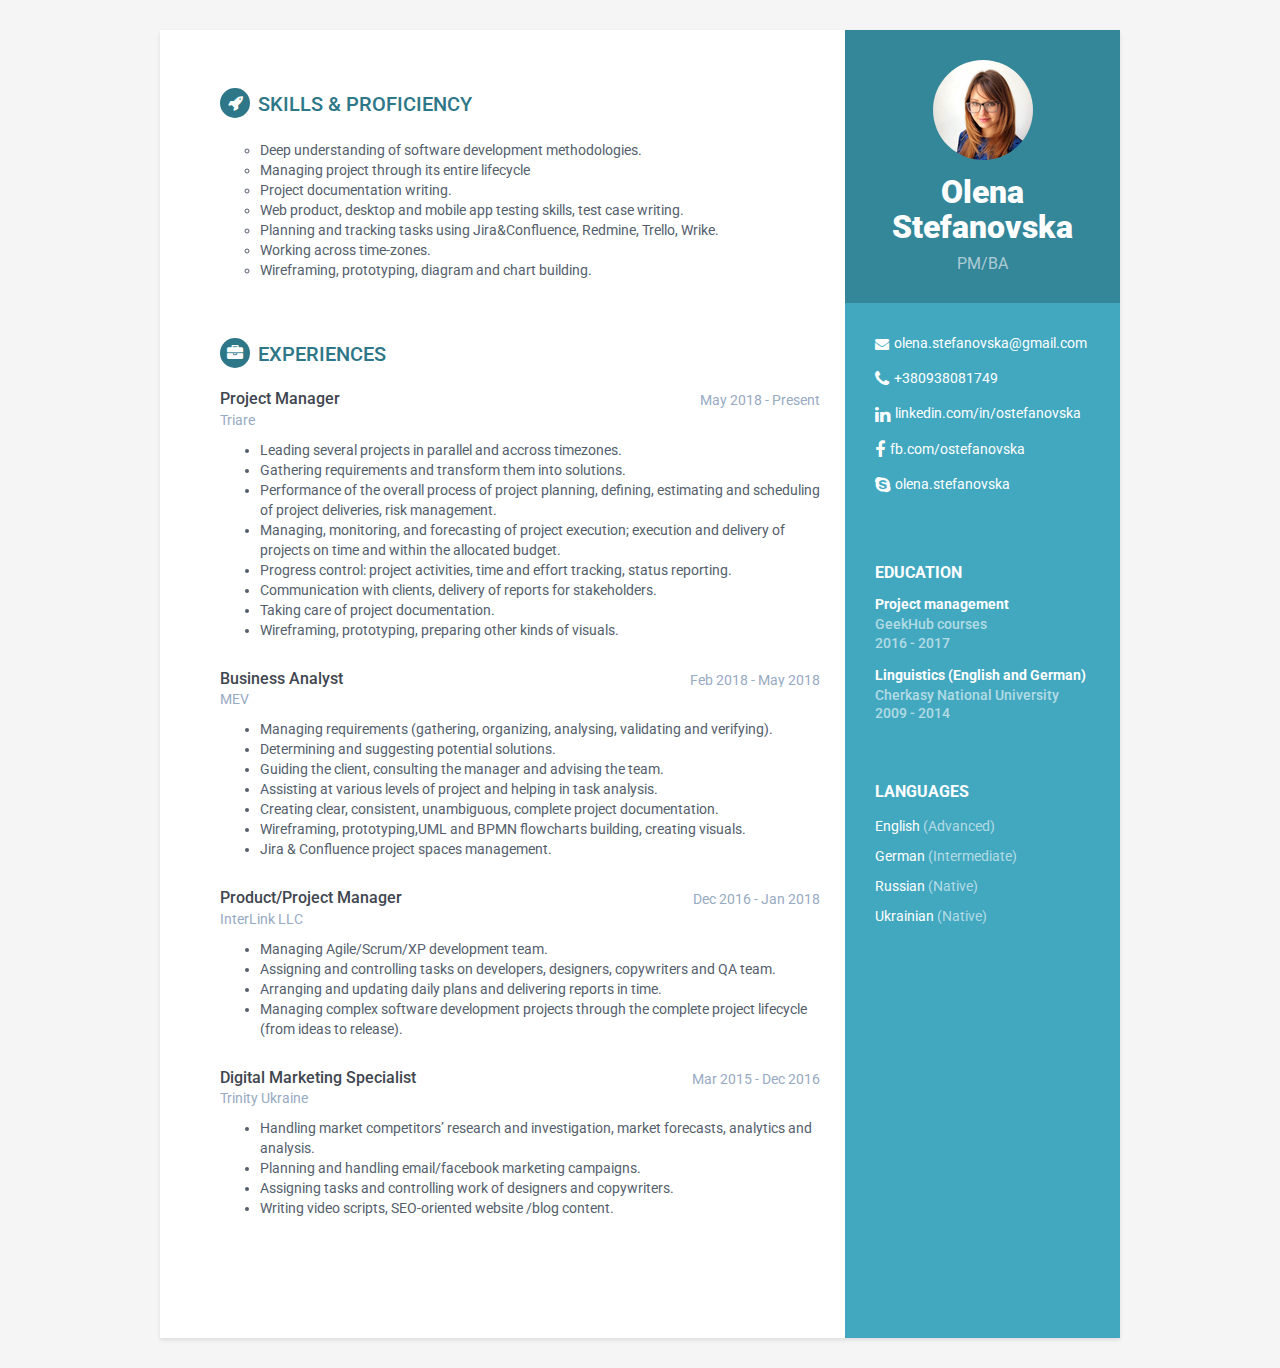
<file: index.html>
<!DOCTYPE html>


<html lang="en">

<head>
    <meta name="generator" content="Hugo 0.37.1"/>
    <title></title>

    <meta charset="utf-8">
    <meta http-equiv="X-UA-Compatible" content="IE=edge">
    <meta name="viewport" content="width=device-width, initial-scale=1.0">
    <meta name="description" content="">
    <meta name="author" content="">
    <link rel="shortcut icon" href="favicon.ico">
    <link href='https://fonts.googleapis.com/css?family=Roboto:400,500,400italic,300italic,300,500italic,700,700italic,900,900italic'
          rel='stylesheet' type='text/css'>

    <link rel="stylesheet" href="assets/plugins/bootstrap/css/bootstrap.min.css">

    <link rel="stylesheet" href="assets/plugins/font-awesome/css/font-awesome.css">


    <link id="theme-style" rel="stylesheet" href="assets/css/styles.css">


    <script>
        window.ga = window.ga || function () {
            (ga.q = ga.q || []).push(arguments)
        };
        ga.l = +new Date;
        ga('create', 'UA-XXXXXXX-Y', 'auto');
        ga('send', 'pageview');
    </script>
    <script async src='//www.google-analytics.com/analytics.js'></script>


</head>

<body>
<div class="wrapper">

    <div class="sidebar-wrapper">

        <div class="profile-container">
            <img class="profile img-circle" src="assets/images/profile.png" alt=""/>
            <h1 class="name">Olena Stefanovska</h1>
            <h3 class="tagline">PM/BA</h3>
        </div>


        <div class="contact-container container-block">
            <ul class="list-unstyled contact-list">

                <li class="email"><i class="fa fa-envelope"></i><a href="mailto:%20olena.stefanovska@gmail.com">olena.stefanovska@gmail.com</a>
                </li>

                <li class="phone"><i class="fa fa-phone"></i><a href="#ZgotmplZ">&#43;380938081749</a></li>

                <li class="linkedin"><i class="fa fa-linkedin"></i><a href="//linkedin.com/in/ostefanovska/">linkedin.com/in/ostefanovska</a>
                </li>

                <li class="linkedin"><i class="fa fa-facebook"></i><a
                        href="//fb.com/ostefanovska">fb.com/ostefanovska</a></li>

                <li class="linkedin"><i class="fa fa-skype"></i><a href="olena.stefanovska">olena.stefanovska</a></li>

            </ul>
        </div>


        <div class="education-container container-block">
            <h2 class="container-block-title">Education</h2>

            <div class="item">
                <h4 class="degree">Project management</h4>
                <h5 class="meta">GeekHub courses</h5>
                <div class="time">2016 - 2017</div>
            </div>

            <div class="item">
                <h4 class="degree">Linguistics (English and German)</h4>
                <h5 class="meta">Cherkasy National University</h5>
                <div class="time">2009 - 2014</div>
            </div>

        </div>


        <div class="language-container container-block">
            <h2 class="container-block-title">Languages</h2>
            <ul class="list-unstyled interests-list">

                <li>English <span class="lang-desc">(Advanced)</span></li>

                <li>German <span class="lang-desc">(Intermediate)</span></li>

                <li>Russian <span class="lang-desc">(Native)</span></li>

                <li>Ukrainian <span class="lang-desc">(Native)</span></li>

            </ul>
        </div>

    </div>


    <div class="main-wrapper">


        <section class="skills-section section">
            <h2 class="section-title"><i class="fa fa-rocket"></i>Skills &amp; Proficiency</h2>

            <ul class="skillset" style="list-style-type: circle;">

                <li>
                    Deep understanding of software development methodologies.
                </li>

                <li>
                    Managing project through its entire lifecycle
                </li>

                <li>
                    Project documentation writing.
                </li>

                <li>
                    Web product, desktop and mobile app testing skills, test case writing.
                </li>

                <li>
                    Planning and tracking tasks using Jira&amp;Confluence, Redmine, Trello, Wrike.
                </li>

                <li>
                    Working across time-zones.
                </li>

                <li>
                    Wireframing, prototyping, diagram and chart building.
                </li>

            </ul>
        </section>

        <section class="section experiences-section">
            <h2 class="section-title"><i class="fa fa-briefcase"></i>Experiences</h2>


            <div class="item">
                <div class="meta">
                    <div class="upper-row">
                        <h3 class="job-title">Project Manager</h3>
                        <div class="time">May 2018 - Present</div>
                    </div>
                    <div class="company">Triare</div>
                </div>
                <div class="details">

                    <ul>
                        <li>Leading several projects in parallel and accross timezones.</li>
                        <li>Gathering requirements and transform them into solutions.</li>
                        <li>Performance of the overall process of project planning, defining, estimating and scheduling of project deliveries, risk management.</li>
                        <li>Managing, monitoring, and forecasting of project execution; execution and delivery of projects on time and within the allocated budget.</li>
                        <li>Progress control: project activities, time and effort tracking, status reporting.</li>
                        <li>Communication with clients, delivery of reports for stakeholders.</li>
                        <li>Taking care of project documentation.</li>
                        <li>Wireframing, prototyping, preparing other kinds of visuals.
                        
                    </ul>
                </div>
            </div>

            <div class="item">
                <div class="meta">
                    <div class="upper-row">
                        <h3 class="job-title">Business Analyst</h3>
                        <div class="time">Feb 2018 - May 2018</div>
                    </div>
                    <div class="company">MEV</div>
                </div>
                <div class="details">

                    <ul>
                        <li>Managing requirements (gathering, organizing, analysing, validating and verifying).</li>
                        <li>Determining and suggesting potential solutions.</li>
                        <li>Guiding the client, consulting the manager and advising the team.</li>
                        <li>Assisting at various levels of project and helping in task analysis.</li>
                        <li>Creating clear, consistent, unambiguous, complete project documentation.</li>
                        <li>Wireframing, prototyping,UML and BPMN flowcharts building, creating visuals.</li>
                        <li>Jira & Confluence project spaces management.</li>
                    </ul>
                </div>
            </div>

            <div class="item">
                <div class="meta">
                    <div class="upper-row">
                        <h3 class="job-title">Product/Project Manager</h3>
                        <div class="time">Dec 2016 - Jan 2018</div>
                    </div>
                    <div class="company">InterLink LLC</div>
                </div>
                <div class="details">

                    <ul>
                        <li>Managing Agile/Scrum/XP development team.</li>
                        <li>Assigning and controlling tasks on developers, designers, copywriters and QA team.</li>
                        <li>Arranging and updating daily plans and delivering reports in time.</li>
                        <li>Managing complex software development projects through the complete project lifecycle (from
                            ideas to release).
                        </li>
                    </ul>
                </div>
            </div>

            <div class="item">
                <div class="meta">
                    <div class="upper-row">
                        <h3 class="job-title">Digital Marketing Specialist</h3>
                        <div class="time">Mar 2015 - Dec 2016</div>
                    </div>
                    <div class="company">Trinity Ukraine</div>
                </div>
                <div class="details">

                    <ul>
                        <li>Handling market competitors’ research and investigation, market forecasts, analytics and
                            analysis.
                        </li>
                        <li>Planning and handling email/facebook marketing campaigns.</li>
                        <li>Assigning tasks and controlling work of designers and copywriters.</li>
                        <li>Writing video scripts, SEO-oriented website /blog content.</li>
                    </ul>
                </div>
            </div>


        </section>

    </div>
</div>

<script type="text/javascript" src="assets/plugins/jquery-1.11.3.min.js"></script>
<script type="text/javascript" src="assets/plugins/bootstrap/js/bootstrap.min.js"></script>

<script type="text/javascript" src="assets/js/main.js"></script>
</body>
</html>
</file>
<file: assets/css/styles.css>
/*
 * Template Name: Orbit - Responsive Resume/CV Template for Developers
 * Version: 1.0
 * Author: Xiaoying Riley
 * Twitter: @3rdwave_themes
 * License: Creative Commons Attribution 3.0 License
 * Website: http://themes.3rdwavemedia.com/
*/
/* styles.css */
/* ======= Base ======= */
body {
  font-family: 'Roboto', sans-serif;
  color: #545E6C;
  background: #f5f5f5;
  font-size: 14px;
  padding: 30px;
  -webkit-font-smoothing: antialiased;
  -moz-osx-font-smoothing: grayscale;
}
h1,
h2,
h3,
h4,
h5,
h6 {
  font-weight: 700;
}
a {
  color: #2d7788;
  -webkit-transition: all 0.4s ease-in-out;
  -moz-transition: all 0.4s ease-in-out;
  -ms-transition: all 0.4s ease-in-out;
  -o-transition: all 0.4s ease-in-out;
}
a:hover {
  text-decoration: underline;
  color: #1a454f;
}
a:focus {
  text-decoration: none;
}
p {
  line-height: 1.5;
}
.wrapper {
  background: #42A8C0;
  max-width: 960px;
  margin: 0 auto;
  position: relative;
  -webkit-box-shadow: 0px 2px 4px rgba(0, 0, 0, 0.1);
  -moz-box-shadow: 0px 2px 4px rgba(0, 0, 0, 0.1);
  box-shadow: 0px 2px 4px rgba(0, 0, 0, 0.1);
}
.sidebar-wrapper {
  background: #42A8C0;
  position: absolute;
  right: 0;
  width: 275px;
  height: 100%;
  min-height: 800px;
  color: #fff;
}
.sidebar-wrapper a {
  color: #fff;
}
.sidebar-wrapper .profile-container {
  padding: 30px;
  background: rgba(0, 0, 0, 0.2);
  text-align: center;
  color: #fff;
}
.sidebar-wrapper .name {
  font-size: 32px;
  font-weight: 900;
  margin-top: 0;
  margin-bottom: 10px;
}
.sidebar-wrapper .tagline {
  color: rgba(255, 255, 255, 0.6);
  font-size: 16px;
  font-weight: 400;
  margin-top: 0;
  margin-bottom: 0;
}
.sidebar-wrapper .profile {
  margin-bottom: 15px;
}
.sidebar-wrapper .contact-list .fa {
  margin-right: 5px;
  font-size: 18px;
  vertical-align: middle;
}
.sidebar-wrapper .contact-list li {
  margin-bottom: 15px;
}
.sidebar-wrapper .contact-list li:last-child {
  margin-bottom: 0;
}
.sidebar-wrapper .contact-list .email .fa {
  font-size: 14px;
}
.sidebar-wrapper .container-block {
  padding: 30px;
}
.sidebar-wrapper .container-block-title {
  text-transform: uppercase;
  font-size: 16px;
  font-weight: 700;
  margin-top: 0;
  margin-bottom: 15px;
}
.sidebar-wrapper .degree {
  font-size: 14px;
  margin-top: 0;
  margin-bottom: 5px;
}
.sidebar-wrapper .education-container .item {
  margin-bottom: 15px;
}
.sidebar-wrapper .education-container .item:last-child {
  margin-bottom: 0;
}
.sidebar-wrapper .education-container .meta {
  color: rgba(255, 255, 255, 0.6);
  font-weight: 500;
  margin-bottom: 0px;
  margin-top: 0;
}
.sidebar-wrapper .education-container .time {
  color: rgba(255, 255, 255, 0.6);
  font-weight: 500;
  margin-bottom: 0px;
}
.sidebar-wrapper .language-container .lang-desc {
  color: rgba(255, 255, 255, 0.6);
}
.sidebar-wrapper .languages-list {
  margin-bottom: 0;
}
.sidebar-wrapper .languages-list li {
  margin-bottom: 10px;
}
.sidebar-wrapper .languages-list li:last-child {
  margin-bottom: 0;
}
.sidebar-wrapper .interests-list {
  margin-bottom: 0;
}
.sidebar-wrapper .interests-list li {
  margin-bottom: 10px;
}
.sidebar-wrapper .interests-list li:last-child {
  margin-bottom: 0;
}
.main-wrapper {
  background: #fff;
  padding: 60px;
  padding-right: 300px;
  page-break-before: always;
}
.main-wrapper .section-title {
  text-transform: uppercase;
  font-size: 20px;
  font-weight: 500;
  color: #2d7788;
  position: relative;
  margin-top: 0;
  margin-bottom: 20px;
}
.main-wrapper .section-title .fa {
  width: 30px;
  height: 30px;
  margin-right: 8px;
  display: inline-block;
  color: #fff;
  -webkit-border-radius: 50%;
  -moz-border-radius: 50%;
  -ms-border-radius: 50%;
  -o-border-radius: 50%;
  border-radius: 50%;
  -moz-background-clip: padding;
  -webkit-background-clip: padding-box;
  background-clip: padding-box;
  background: #2d7788;
  text-align: center;
  padding-top: 8px;
  font-size: 16px;
  position: relative;
  top: -2px;
}
.main-wrapper .section {
  margin-bottom: 60px;
  page-break-inside: avoid;
}
.main-wrapper .experiences-section .item {
  margin-bottom: 30px;
}
.main-wrapper .upper-row {
  position: relative;
  overflow: hidden;
  margin-bottom: 2px;
}
.main-wrapper .job-title {
  color: #3F4650;
  font-size: 16px;
  margin-top: 0;
  margin-bottom: 0;
  font-weight: 500;
}
.main-wrapper .time {
  position: absolute;
  right: 0;
  top: 0;
  color: #97AAC3;
}
.main-wrapper .company {
  margin-bottom: 10px;
  color: #97AAC3;
}
.main-wrapper .project-title {
  font-size: 16px;
  font-weight: 400;
  margin-top: 0;
  margin-bottom: 5px;
}
.main-wrapper .projects-section .intro {
  margin-bottom: 30px;
}
.main-wrapper .projects-section .item {
  margin-bottom: 15px;
}
.skillset .item {
  margin-bottom: 15px;
  overflow: hidden;
}
.skillset .level-title {
  font-size: 14px;
  margin-top: 0;
  margin-bottom: 12px;
}
.skillset .level-bar {
  height: 12px;
  background: #f5f5f5 !important;
}
.skillset .level-bar-inner {
  height: 12px;
  background: #7bc2d3 !important;
}
.footer {
  padding: 30px;
  padding-top: 60px;
}
.footer .copyright {
  line-height: 1.6;
  color: #545E6C;
  font-size: 13px;
}
.footer .fa-heart {
  color: #fb866a;
}
.btn-translate {
  background-color: #276472;
  border-color: #41a7be;
}
/* Extra small devices (phones, less than 768px) */
@media (max-width: 767px) {
  .sidebar-wrapper {
    position: static;
    width: inherit;
  }
  .main-wrapper {
    padding: 30px;
  }
  .main-wrapper .time {
    position: static;
    display: block;
    margin-top: 5px;
  }
  .main-wrapper .upper-row {
    margin-bottom: 0;
  }
}
/* Small devices (tablets, 768px and up) */
/* Medium devices (desktops, 992px and up) */
@media (min-width: 992px) {
  .skillset .level-title {
    display: inline-block;
    float: left;
    width: 30%;
    margin-bottom: 0;
  }
  .skillset .level-bar {
    display: inline-block;
    width: 70%;
    float: left;
    position: relative;
    top: 1px;
  }
}
/* Large devices (large desktops, 1200px and up) */
/* Ex-Large devices (large desktops, 1200px and up) */
</file>
